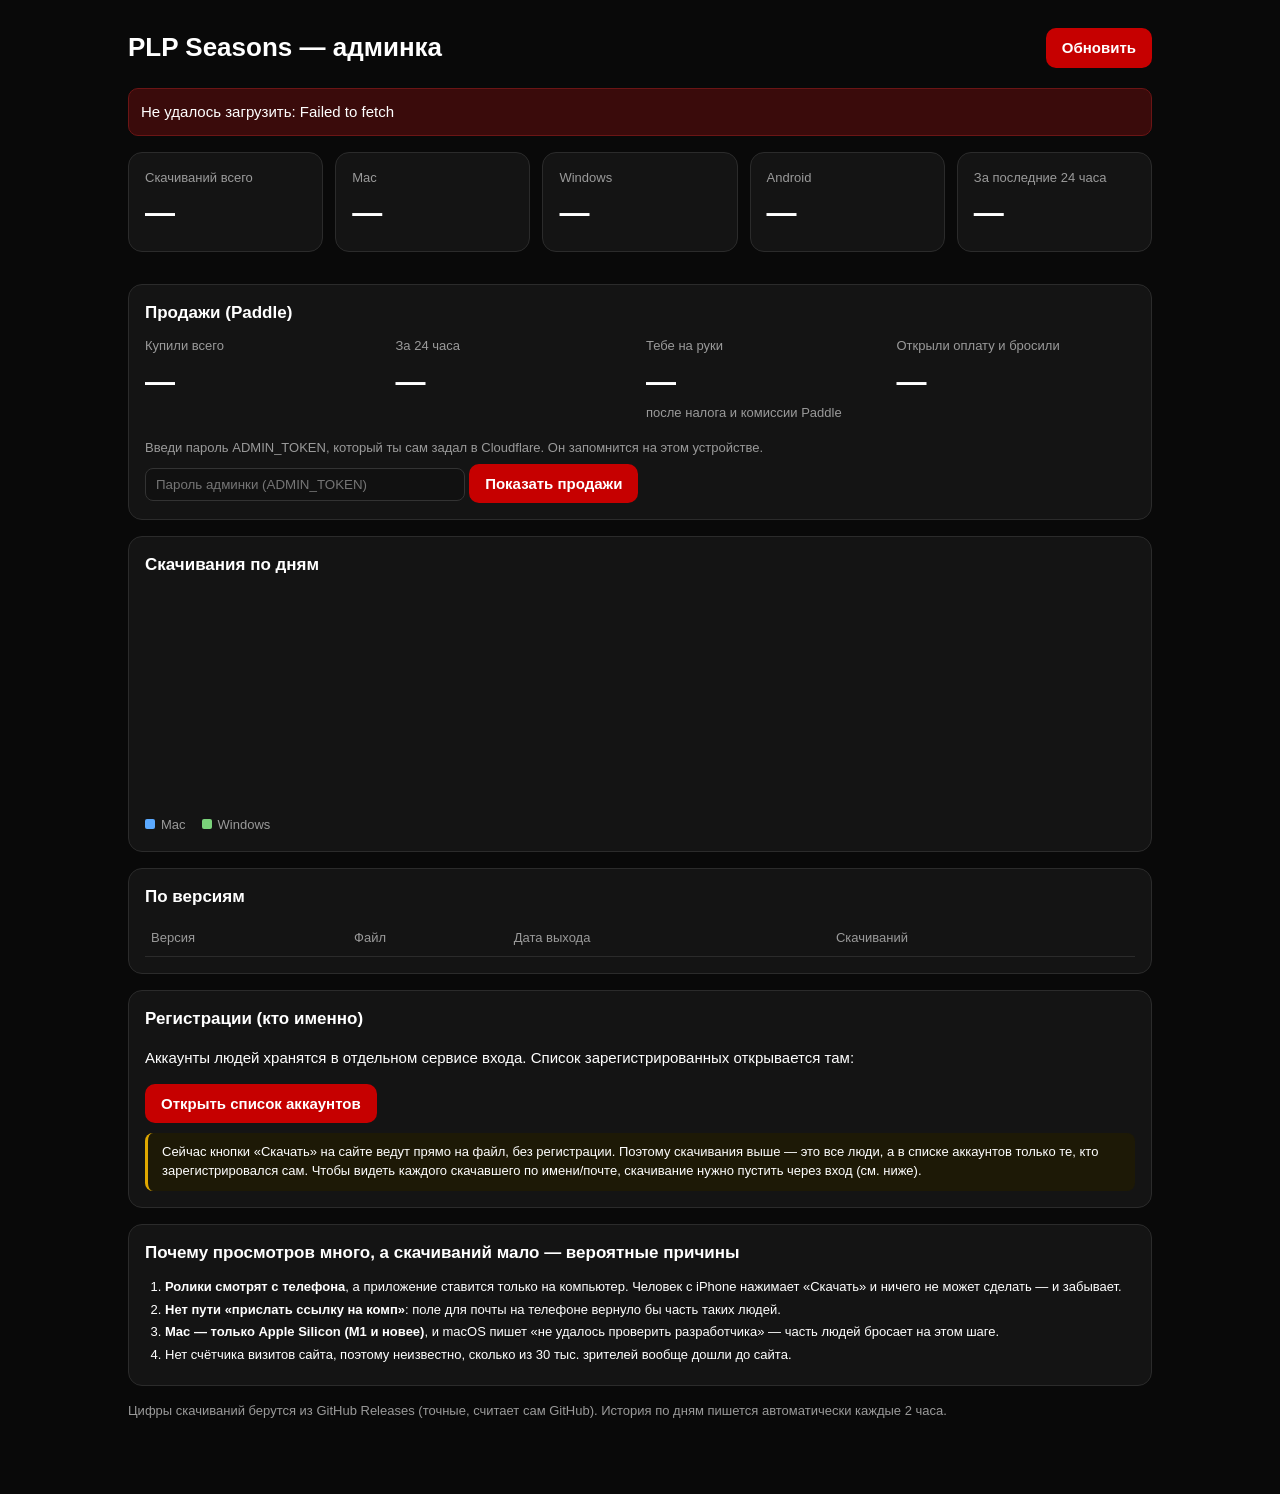
<file: admin.html>
<!doctype html>
<html lang="ru"><head><meta charset="utf-8"><meta name="viewport" content="width=device-width,initial-scale=1">
<meta name="robots" content="noindex,nofollow">
<title>PLP — админка</title>
<style>
:root{--bg:#090909;--card:#141414;--line:#2b2b2b;--text:#fff;--dim:#9a9a9a;--red:#c60000;--mac:#5aa9ff;--win:#7ad37a}
*{box-sizing:border-box}body{margin:0;background:var(--bg);color:var(--text);font:15px/1.45 -apple-system,BlinkMacSystemFont,"Segoe UI",Inter,sans-serif}
main{max-width:1060px;margin:0 auto;padding:28px 18px 60px}
h1{font-size:26px;margin:0}h2{font-size:17px;margin:0 0 12px}
.top{display:flex;justify-content:space-between;align-items:center;gap:12px;flex-wrap:wrap;margin-bottom:20px}
.dim{color:var(--dim)}.small{font-size:13px}
button,.btn{background:var(--red);color:#fff;border:0;border-radius:10px;padding:9px 16px;font:inherit;font-weight:600;cursor:pointer;text-decoration:none;display:inline-block}
.btn.ghost{background:transparent;border:1px solid var(--line)}
.grid{display:grid;grid-template-columns:repeat(auto-fit,minmax(170px,1fr));gap:12px;margin-bottom:16px}
.card{background:var(--card);border:1px solid var(--line);border-radius:14px;padding:16px;margin-bottom:16px}
.kpi .v{font-size:30px;font-weight:700;margin-top:4px}.kpi .l{color:var(--dim);font-size:13px}
.up{color:var(--win);font-size:13px;font-weight:600}
table{width:100%;border-collapse:collapse}th,td{text-align:left;padding:8px 6px;border-bottom:1px solid var(--line)}th{color:var(--dim);font-weight:500;font-size:13px}
td.n{text-align:right;font-variant-numeric:tabular-nums}
.tag{font-size:11px;border-radius:6px;padding:2px 7px;font-weight:600}.tag.mac{background:#16304d;color:var(--mac)}.tag.win{background:#173317;color:var(--win)}.tag.and{background:#2b2b2b;color:#cfcfcf}
.note{border-left:3px solid #e0a800;padding:10px 14px;background:#1d1906;border-radius:8px;margin-top:10px}
#chart{width:100%;height:220px;display:block}
.legend{display:flex;gap:16px;font-size:13px;color:var(--dim);margin-top:6px}.legend i{display:inline-block;width:10px;height:10px;border-radius:2px;margin-right:6px}
#err{display:none;background:#3a0b0b;border:1px solid #6b1515;padding:12px;border-radius:10px;margin-bottom:16px}
ol{margin:6px 0 0;padding-left:20px}li{margin:4px 0}
</style></head>
<body><main>
<div class="top">
  <div><h1>PLP Seasons — админка</h1><div class="dim small" id="upd">Загрузка…</div></div>
  <div><button id="reload">Обновить</button></div>
</div>
<div id="err"></div>

<div class="grid">
  <div class="card kpi"><div class="l">Скачиваний всего</div><div class="v" id="kTotal">—</div><div class="up" id="kSince"></div></div>
  <div class="card kpi"><div class="l">Mac</div><div class="v" id="kMac">—</div></div>
  <div class="card kpi"><div class="l">Windows</div><div class="v" id="kWin">—</div></div>
  <div class="card kpi"><div class="l">Android</div><div class="v" id="kAnd">—</div></div>
  <div class="card kpi"><div class="l">За последние 24 часа</div><div class="v" id="k24">—</div><div class="dim small" id="k24n"></div></div>
</div>

<div class="card" id="salesCard">
  <h2>Продажи (Paddle)</h2>
  <div class="grid" style="margin-bottom:8px">
    <div class="kpi"><div class="l">Купили всего</div><div class="v" id="sTotal">—</div></div>
    <div class="kpi"><div class="l">За 24 часа</div><div class="v" id="s24">—</div></div>
    <div class="kpi"><div class="l">Тебе на руки</div><div class="v" id="sEarn">—</div><div class="dim small">после налога и комиссии Paddle</div></div>
    <div class="kpi"><div class="l">Открыли оплату и бросили</div><div class="v" id="sLeft">—</div></div>
  </div>
  <div class="dim small" id="sConv"></div>
  <table style="margin-top:8px"><tbody id="sRows"></tbody></table>
  <div id="sLogin" style="display:none;margin-top:8px">
    <div class="dim small" id="sMsg"></div>
    <input id="sTok" type="password" placeholder="Пароль админки (ADMIN_TOKEN)" style="margin-top:6px;padding:8px 10px;border-radius:8px;border:1px solid #333;background:#111;color:#fff;width:min(320px,100%)">
    <button id="sGo" style="margin-top:6px">Показать продажи</button>
  </div>
</div>

<div class="card">
  <h2>Скачивания по дням</h2>
  <svg id="chart" viewBox="0 0 1000 220" preserveAspectRatio="none"></svg>
  <div class="legend"><span><i style="background:var(--mac)"></i>Mac</span><span><i style="background:var(--win)"></i>Windows</span></div>
  <div class="dim small" id="chartNote"></div>
</div>

<div class="card">
  <h2>По версиям</h2>
  <table><thead><tr><th>Версия</th><th>Файл</th><th>Дата выхода</th><th class="n">Скачиваний</th></tr></thead><tbody id="rows"></tbody></table>
</div>

<div class="card">
  <h2>Регистрации (кто именно)</h2>
  <p>Аккаунты людей хранятся в отдельном сервисе входа. Список зарегистрированных открывается там:</p>
  <a class="btn" href="https://plp-seasons-preview.juicyrat2.chatgpt.site/owner" target="_blank" rel="noopener">Открыть список аккаунтов</a>
  <div class="note small">Сейчас кнопки «Скачать» на сайте ведут прямо на файл, без регистрации. Поэтому скачивания выше — это все люди, а в списке аккаунтов только те, кто зарегистрировался сам. Чтобы видеть каждого скачавшего по имени/почте, скачивание нужно пустить через вход (см. ниже).</div>
</div>

<div class="card">
  <h2>Почему просмотров много, а скачиваний мало — вероятные причины</h2>
  <ol class="small">
    <li><b>Ролики смотрят с телефона</b>, а приложение ставится только на компьютер. Человек с iPhone нажимает «Скачать» и ничего не может сделать — и забывает.</li>
    <li><b>Нет пути «прислать ссылку на комп»</b>: поле для почты на телефоне вернуло бы часть таких людей.</li>
    <li><b>Mac — только Apple Silicon (M1 и новее)</b>, и macOS пишет «не удалось проверить разработчика» — часть людей бросает на этом шаге.</li>
    <li>Нет счётчика визитов сайта, поэтому неизвестно, сколько из 30 тыс. зрителей вообще дошли до сайта.</li>
  </ol>
</div>
<p class="dim small">Цифры скачиваний берутся из GitHub Releases (точные, считает сам GitHub). История по дням пишется автоматически каждые 2 часа.</p>
</main>
<script>
const REPO='Platonprudnik03228-create/plp-shop.com';
const CSV='https://raw.githubusercontent.com/'+REPO+'/stats/stats/downloads.csv';
const $=id=>document.getElementById(id);
const plat=n=>/windows/i.test(n)?'win':/android|\.apk$/i.test(n)?'and':'mac';
const fmt=n=>n.toLocaleString('ru-RU');
function store(k,v){try{if(v===undefined)return JSON.parse(localStorage.getItem(k));localStorage.setItem(k,JSON.stringify(v))}catch(e){return null}}

async function releases(){
  const r=await fetch('https://api.github.com/repos/'+REPO+'/releases?per_page=100',{cache:'no-store'});
  if(!r.ok) throw new Error('GitHub ответил '+r.status+(r.status==403?' (лимит запросов, попробуйте через час)':''));
  const out=[];
  for(const rel of await r.json()){
    if(rel.tag_name.startsWith('windows-ci-')) continue;
    for(const a of rel.assets) if(/\.(zip|apk)$/.test(a.name))
      out.push({tag:rel.tag_name,name:a.name,count:a.download_count,date:rel.published_at||rel.created_at,p:plat(a.name)});
  }
  return out.sort((a,b)=>(b.date||'').localeCompare(a.date||''));
}
// Lifetime counters. GitHub forgets the downloads of a release once the release is removed (the old previews went with
// 150+ downloads), so every snapshot carries forward the last known count of every file ever seen.
async function history(){
  try{const r=await fetch(CSV+'?t='+Date.now());if(!r.ok)return{pts:[],seen:new Map()};
    const rows=(await r.text()).trim().split('\n').slice(1).map(l=>l.split(',')).filter(x=>x.length>=4);
    const times=[...new Set(rows.map(x=>x[0]))].sort();const seen=new Map(),pts=[];
    for(const t of times){for(const [tt,tag,name,c] of rows)if(tt===t){const k=tag+'|'+name;seen.set(k,{p:plat(name),c:Math.max(+c,seen.get(k)?.c||0)})}
      const v={mac:0,win:0,and:0};for(const x of seen.values())v[x.p]+=x.c;pts.push({t:new Date(t.replace('Z',':00Z')),...v})}
    return{pts,seen};
  }catch(e){return{pts:[],seen:new Map()}}
}
function draw(points){
  const svg=$('chart');svg.innerHTML='';
  // per-day increase: last snapshot of a day minus last snapshot of the previous day
  const byDay=new Map();for(const p of points)byDay.set(p.t.toISOString().slice(0,10),p);
  const days=[...byDay.entries()];const bars=[];
  for(let i=1;i<days.length;i++){const [d,c]=days[i],p=days[i-1][1];bars.push({d,mac:Math.max(0,c.mac-p.mac),win:Math.max(0,c.win+(c.and||0)-p.win-(p.and||0))})}
  if(!bars.length){$('chartNote').textContent='История копится с сегодняшнего дня — график появится завтра.';return}
  $('chartNote').textContent='';
  const last=bars.slice(-30),max=Math.max(1,...last.map(b=>b.mac+b.win)),w=1000/last.length,H=190;
  last.forEach((b,i)=>{const x=i*w+w*.15,bw=w*.7,hm=b.mac/max*H,hw=b.win/max*H;
    svg.insertAdjacentHTML('beforeend',`<rect x="${x}" y="${H-hm}" width="${bw}" height="${hm}" fill="#5aa9ff" rx="2"><title>${b.d}: Mac ${b.mac}, Windows ${b.win}</title></rect><rect x="${x}" y="${H-hm-hw}" width="${bw}" height="${hw}" fill="#7ad37a" rx="2"><title>${b.d}: Mac ${b.mac}, Windows ${b.win}</title></rect><text x="${x+bw/2}" y="212" fill="#9a9a9a" font-size="11" text-anchor="middle">${b.d.slice(8)}.${b.d.slice(5,7)}</text>`)});
}
async function load(){
  $('err').style.display='none';$('upd').textContent='Загрузка…';
  try{
    const [rel,h]=await Promise.all([releases(),history()]);const hist=h.pts;
    const all=new Map(h.seen);for(const r of rel){const k=r.tag+'|'+r.name;all.set(k,{p:r.p,c:Math.max(r.count,all.get(k)?.c||0)})}
    const sum=p=>[...all.values()].filter(x=>x.p==p).reduce((s,x)=>s+x.c,0);
    const mac=sum('mac'),win=sum('win'),and=sum('and'),tot=mac+win+and;
    const gone=tot-rel.reduce((s,r)=>s+r.count,0);
    $('kTotal').textContent=fmt(tot);if(gone>0)$('kSince').title='в том числе '+gone+' скачиваний старых версий, которых уже нет на GitHub';$('kMac').textContent=fmt(mac);$('kWin').textContent=fmt(win);$('kAnd').textContent=fmt(and);
    const prev=store('plp_admin_last2');
    $('kSince').textContent=prev&&tot>=prev.tot?`+${tot-prev.tot} с прошлого захода (${new Date(prev.at).toLocaleString('ru-RU',{day:'numeric',month:'short',hour:'2-digit',minute:'2-digit'})})`:'';
    store('plp_admin_last2',{tot,at:Date.now()});
    const now={t:new Date(),mac,win,and};const pts=[...hist,now];
    const dayAgo=pts.filter(p=>p.t<=Date.now()-864e5).pop();
    if(dayAgo){$('k24').textContent='+'+fmt(tot-dayAgo.mac-dayAgo.win-(dayAgo.and||0));$('k24n').textContent='Mac +'+(mac-dayAgo.mac)+' · Windows +'+(win-dayAgo.win)+' · Android +'+(and-(dayAgo.and||0))}
    else{$('k24').textContent='…';$('k24n').textContent='история копится, цифра появится через сутки'}
    draw(pts);lastTot=tot;if($('sTotal').textContent!=='—')loadSales();
    $('rows').innerHTML=rel.map(r=>`<tr><td><span class="tag ${r.p}">${r.p=='mac'?'Mac':r.p=='and'?'Android':'Windows'}</span> ${r.tag}</td><td class="dim small">${r.name}</td><td class="dim small">${r.date?new Date(r.date).toLocaleString('ru-RU',{day:'numeric',month:'short',hour:'2-digit',minute:'2-digit'}):'—'}</td><td class="n">${fmt(r.count)}</td></tr>`).join('');
    $('upd').textContent='Обновлено '+new Date().toLocaleTimeString('ru-RU');
  }catch(e){$('err').style.display='block';$('err').textContent='Не удалось загрузить: '+e.message;$('upd').textContent=''}
}
// ---- sales: read from the licence server, which asks Paddle; the page itself holds no Paddle key ----
const API='https://plp-license.prudnyk0369.workers.dev';
let lastTot=0;
async function loadSales(){
  const tok=store('plp_admin_tok');const login=(m)=>{$('sLogin').style.display='block';$('sTok').style.display=$('sGo').style.display='';$('sMsg').textContent=m};
  if(!tok){const p=await fetch(API+'/api/admin/sales',{cache:'no-store'}).then(r=>r.status).catch(()=>0);if(p==404){$('sLogin').style.display='block';$('sTok').style.display=$('sGo').style.display='none';$('sMsg').textContent='Продажи ещё не подключены: сервер на Cloudflare не обновлён. Пароль вводить пока не нужно.';return}
    login(p==503?'На сервере ещё не задан пароль ADMIN_TOKEN (Cloudflare → plp-license → Settings → Variables).':'Введи пароль ADMIN_TOKEN, который ты сам задал в Cloudflare. Он запомнится на этом устройстве.');return}
  try{
    const r=await fetch(API+'/api/admin/sales',{headers:{Authorization:'Bearer '+tok},cache:'no-store'});
    if(r.status==403){store('plp_admin_tok',null);login('Пароль не подошёл — введи ещё раз.');return}
    if(r.status==503){login('На сервере ещё не задан пароль ADMIN_TOKEN (Cloudflare → plp-license → Settings → Variables).');return}
    if(r.status==404){store('plp_admin_tok',null);$('sLogin').style.display='block';$('sTok').style.display=$('sGo').style.display='none';$('sMsg').textContent='Продажи ещё не подключены: сервер на Cloudflare не обновлён. Пароль тут ни при чём — после обновления сервера ты сам задашь пароль ADMIN_TOKEN в Cloudflare и введёшь его здесь.';return}
    if(!r.ok){login('Сервер продаж ответил '+r.status);return}
    const d=await r.json();$('sLogin').style.display='none';
    const real=d.paid.filter(x=>!x.refunded),day=Date.now()-864e5;
    $('sTotal').textContent=fmt(real.length);
    $('s24').textContent='+'+real.filter(x=>Date.parse(x.at)>day).length;
    const earn={};for(const x of real)earn[x.currency]=(earn[x.currency]||0)+x.earnings;
    $('sEarn').textContent=Object.keys(earn).length?Object.entries(earn).map(([c,v])=>v.toFixed(2)+' '+c).join(' + '):'0';
    $('sLeft').textContent=fmt(d.started.length);
    $('sConv').textContent=lastTot?`Из ${fmt(lastTot)} скачиваний купили ${real.length} — это ${(real.length/lastTot*100).toFixed(1)}%.`+(d.paid.length>real.length?` Возвратов: ${d.paid.length-real.length}.`:''):'';
    $('sRows').innerHTML=d.paid.slice(0,15).map(x=>`<tr><td class="dim small">${new Date(x.at).toLocaleString('ru-RU',{day:'numeric',month:'short',hour:'2-digit',minute:'2-digit'})}</td><td>${x.total.toFixed(2)} ${x.currency}${x.refunded?' <span class="dim small">(возврат)</span>':''}</td><td class="n dim small">тебе ${x.earnings.toFixed(2)}</td></tr>`).join('')||'<tr><td class="dim small">Покупок пока нет.</td></tr>';
  }catch(e){login('Сервер продаж недоступен: '+e.message)}
}
$('sGo').onclick=()=>{const v=$('sTok').value.trim();if(v){store('plp_admin_tok',v);$('sTok').value='';loadSales()}};
$('reload').onclick=()=>{load();loadSales()};load();loadSales();setInterval(()=>{if(!document.hidden)load()},300000);
</script>
</body></html>
</file>
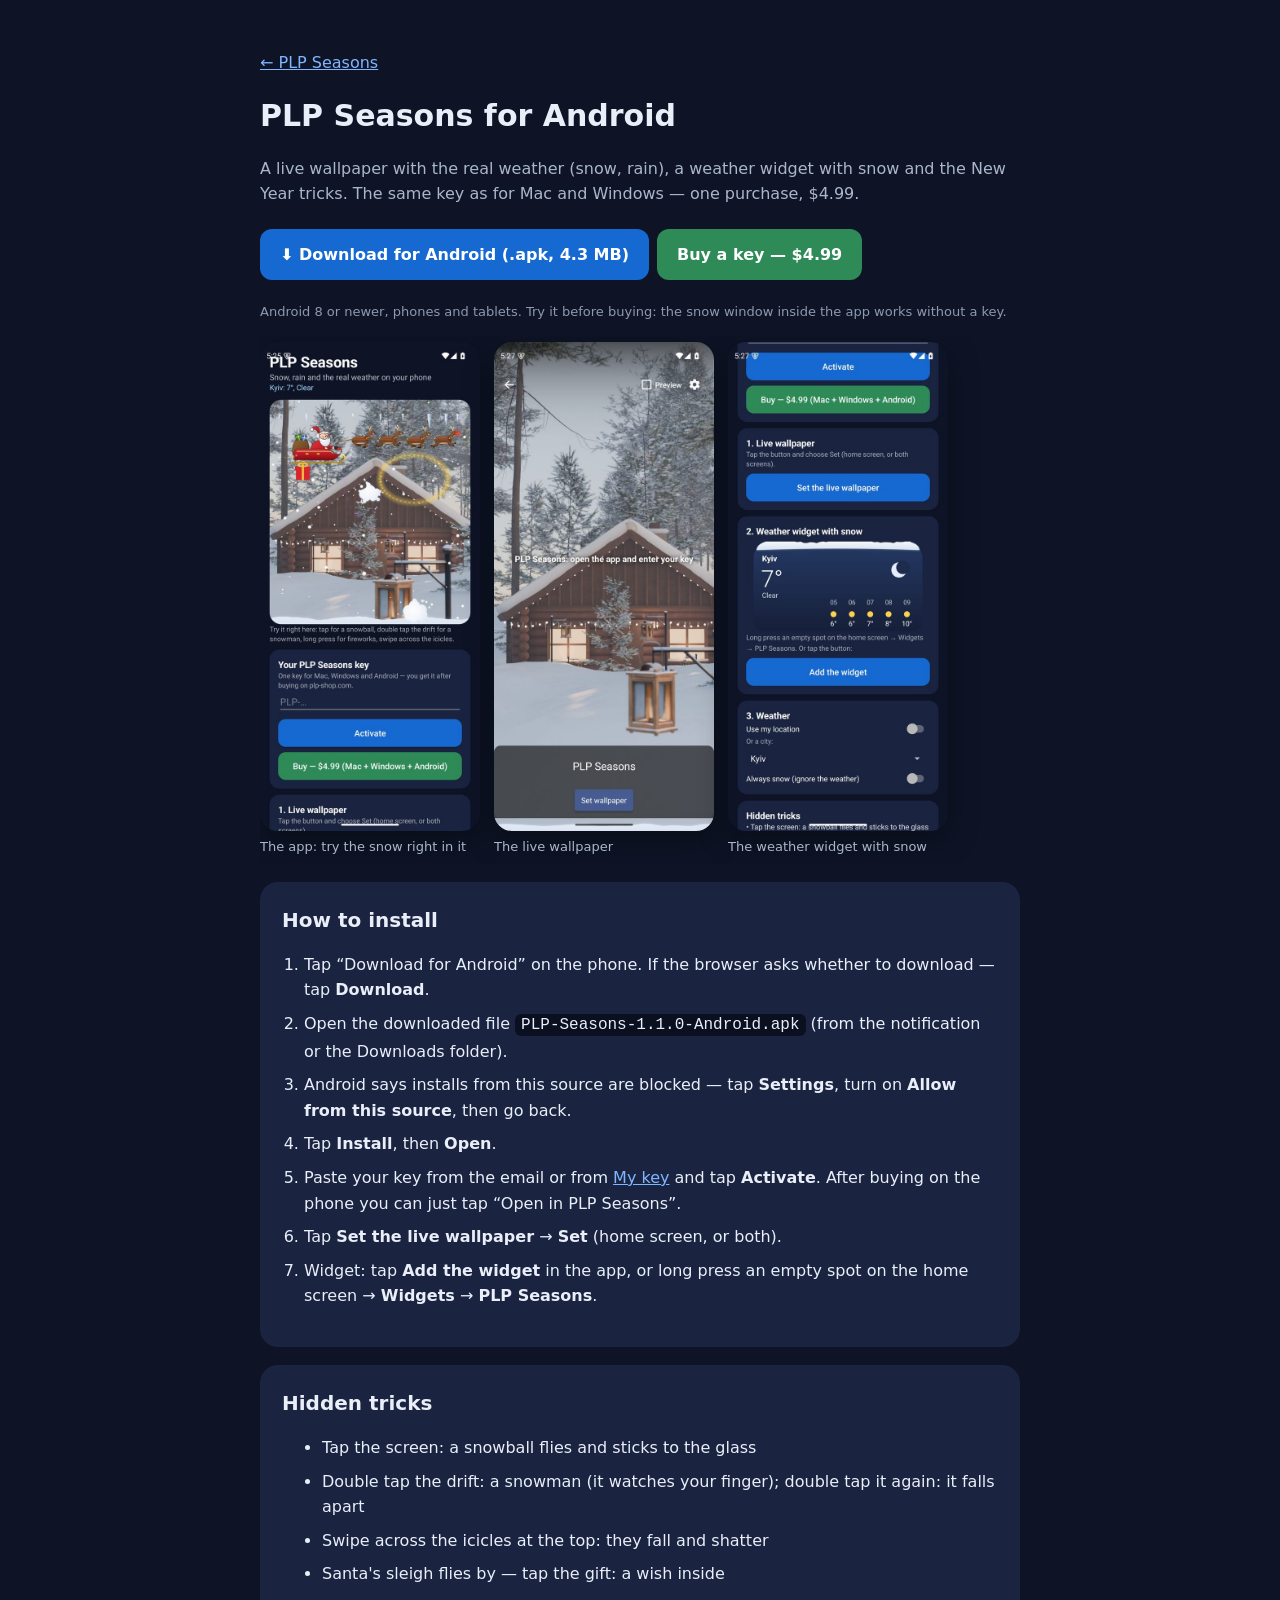
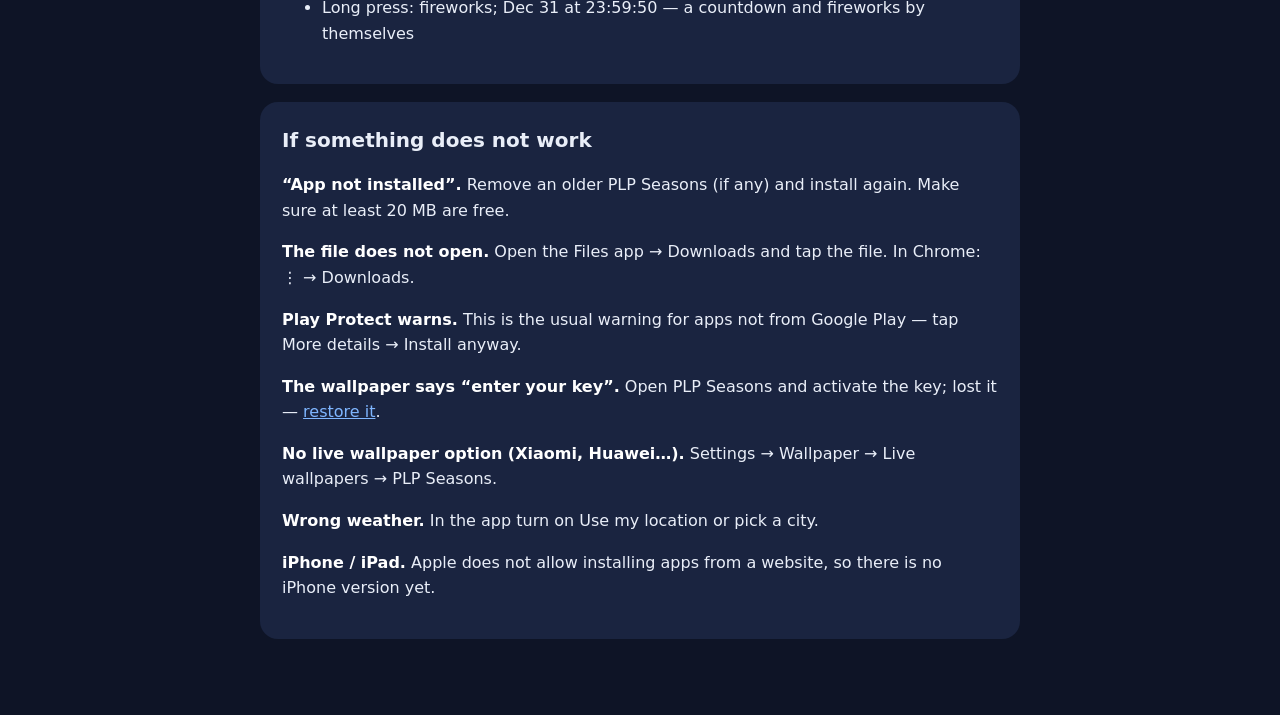
<file: android.html>
<!doctype html><html lang="ru"><head><meta charset="utf-8"><meta name="viewport" content="width=device-width,initial-scale=1"><title>PLP Seasons для Android — установка</title>
<link rel="icon" href="logo.png">
<style>body{margin:0;font:16px/1.6 Inter,system-ui,-apple-system,sans-serif;background:#0e1426;color:#e9eef8}main{max-width:760px;margin:0 auto;padding:34px 20px 60px}h1{margin:0 0 6px;font-size:30px}h2{font-size:20px;margin:0 0 10px}.lead{color:#aab6cc}.card{background:#1a2440;border-radius:18px;padding:22px;margin:18px 0}.btn{display:inline-block;padding:13px 20px;border-radius:12px;background:#1769d2;color:#fff;font-weight:800;text-decoration:none;margin:6px 8px 6px 0}.btn.green{background:#2e8b57}ol{padding-left:22px}li{margin:8px 0}.shots{display:flex;gap:14px;overflow-x:auto;padding:6px 0}.shots figure{margin:0;flex:0 0 220px}.shots img{width:220px;border-radius:18px;display:block;box-shadow:0 10px 30px rgba(0,0,0,.35)}.shots figcaption{font-size:13px;color:#aab6cc;margin-top:6px}code{background:#0b1020;padding:2px 6px;border-radius:6px}a{color:#7fb6ff}.q b{color:#fff}.small{font-size:13px;color:#8d99b0}</style></head>
<body><main>
<p><a href="index.html">← PLP Seasons</a></p>
<h1 data-ru="PLP Seasons для Android" data-en="PLP Seasons for Android">PLP Seasons для Android</h1>
<p class="lead" data-ru="Живые обои с настоящей погодой (снег, дождь), виджет погоды со снегом и новогодние фишки. Тот же ключ, что для Mac и Windows — одна покупка $4.99." data-en="A live wallpaper with the real weather (snow, rain), a weather widget with snow and the New Year tricks. The same key as for Mac and Windows — one purchase, $4.99."></p>
<p><a class="btn" id="apk" href="https://github.com/Platonprudnik03228-create/plp-shop.com/releases/download/android-v1.1.0/PLP-Seasons-1.1.0-Android.apk" data-ru="⬇︎ Скачать для Android (.apk, 4,3 МБ)" data-en="⬇︎ Download for Android (.apk, 4.3 MB)"></a><a class="btn green" href="index.html?buy=1" data-ru="Купить ключ — $4.99" data-en="Buy a key — $4.99"></a></p>
<p class="small" data-ru="Android 8 и новее, телефоны и планшеты. Приложение можно попробовать до покупки: окно со снегом в самом приложении работает без ключа." data-en="Android 8 or newer, phones and tablets. Try it before buying: the snow window inside the app works without a key."></p>

<div class="shots">
 <figure><img src="img/android-app.jpg" alt=""><figcaption data-ru="Приложение: попробуйте снег прямо в нём" data-en="The app: try the snow right in it"></figcaption></figure>
 <figure><img src="img/android-wallpaper.jpg" alt=""><figcaption data-ru="Живые обои на рабочем столе" data-en="The live wallpaper"></figcaption></figure>
 <figure><img src="img/android-widget.jpg" alt=""><figcaption data-ru="Виджет погоды со снегом" data-en="The weather widget with snow"></figcaption></figure>
</div>

<div class="card"><h2 data-ru="Как установить" data-en="How to install"></h2>
<ol>
<li data-ru="Нажмите «Скачать для Android» на телефоне. Если браузер спросит «Скачать файл?» — нажмите <b>Скачать</b>." data-en="Tap “Download for Android” on the phone. If the browser asks whether to download — tap <b>Download</b>."></li>
<li data-ru="Откройте скачанный файл <code>PLP-Seasons-1.1.0-Android.apk</code> (из уведомления или из папки «Загрузки»)." data-en="Open the downloaded file <code>PLP-Seasons-1.1.0-Android.apk</code> (from the notification or the Downloads folder)."></li>
<li data-ru="Android напишет, что установка из этого источника запрещена — нажмите <b>Настройки</b> и включите <b>«Разрешить из этого источника»</b>, затем вернитесь назад." data-en="Android says installs from this source are blocked — tap <b>Settings</b>, turn on <b>Allow from this source</b>, then go back."></li>
<li data-ru="Нажмите <b>Установить</b>, затем <b>Открыть</b>." data-en="Tap <b>Install</b>, then <b>Open</b>."></li>
<li data-ru="Вставьте ключ из письма или со страницы <a href='mykey.html'>«Мой ключ»</a> и нажмите <b>Активировать</b>. После покупки на телефоне можно просто нажать «Открыть в PLP Seasons»." data-en="Paste your key from the email or from <a href='mykey.html'>My key</a> and tap <b>Activate</b>. After buying on the phone you can just tap “Open in PLP Seasons”."></li>
<li data-ru="Нажмите <b>«Поставить живые обои»</b> → <b>Установить</b> (на главный экран или на оба)." data-en="Tap <b>Set the live wallpaper</b> → <b>Set</b> (home screen, or both)."></li>
<li data-ru="Виджет: нажмите <b>«Добавить виджет»</b> в приложении, или удержите палец на пустом месте рабочего стола → <b>Виджеты</b> → <b>PLP Seasons</b>." data-en="Widget: tap <b>Add the widget</b> in the app, or long press an empty spot on the home screen → <b>Widgets</b> → <b>PLP Seasons</b>."></li>
</ol></div>

<div class="card"><h2 data-ru="Секретные фишки" data-en="Hidden tricks"></h2>
<ul>
<li data-ru="Тап по экрану — летит снежок и прилипает к стеклу" data-en="Tap the screen: a snowball flies and sticks to the glass"></li>
<li data-ru="Двойной тап по сугробу внизу — снеговик (смотрит на ваш палец); двойной тап по снеговику — развалится" data-en="Double tap the drift: a snowman (it watches your finger); double tap it again: it falls apart"></li>
<li data-ru="Проведите пальцем по сосулькам сверху — упадут и разобьются" data-en="Swipe across the icicles at the top: they fall and shatter"></li>
<li data-ru="Пролетают сани Деда Мороза — нажмите на подарок: внутри пожелание" data-en="Santa's sleigh flies by — tap the gift: a wish inside"></li>
<li data-ru="Долгое нажатие — салют; 31 декабря в 23:59:50 — отсчёт и салют сами" data-en="Long press: fireworks; Dec 31 at 23:59:50 — a countdown and fireworks by themselves"></li>
</ul></div>

<div class="card q"><h2 data-ru="Если что-то не получается" data-en="If something does not work"></h2>
<p data-ru="<b>«Приложение не установлено».</b> Удалите старую версию PLP Seasons (если была) и установите заново. Проверьте, что свободно хотя бы 20 МБ." data-en="<b>“App not installed”.</b> Remove an older PLP Seasons (if any) and install again. Make sure at least 20 MB are free."></p>
<p data-ru="<b>Файл не открывается.</b> Откройте приложение «Файлы» → «Загрузки» и нажмите на файл. В Chrome: ⋮ → «Скачанные файлы»." data-en="<b>The file does not open.</b> Open the Files app → Downloads and tap the file. In Chrome: ⋮ → Downloads."></p>
<p data-ru="<b>Play Защита предупреждает.</b> Это обычное предупреждение для приложений не из Google Play — нажмите «Подробнее» → «Всё равно установить»." data-en="<b>Play Protect warns.</b> This is the usual warning for apps not from Google Play — tap More details → Install anyway."></p>
<p data-ru="<b>На обоях написано «введите ключ».</b> Откройте PLP Seasons и активируйте ключ; потеряли ключ — <a href='mykey.html'>восстановите</a>." data-en="<b>The wallpaper says “enter your key”.</b> Open PLP Seasons and activate the key; lost it — <a href='mykey.html'>restore it</a>."></p>
<p data-ru="<b>Нет кнопки «Живые обои» (Xiaomi, Huawei и др.).</b> Настройки → Обои → Живые обои → PLP Seasons." data-en="<b>No live wallpaper option (Xiaomi, Huawei…).</b> Settings → Wallpaper → Live wallpapers → PLP Seasons."></p>
<p data-ru="<b>Погода не та.</b> В приложении включите «По моему местоположению» или выберите город." data-en="<b>Wrong weather.</b> In the app turn on Use my location or pick a city."></p>
<p data-ru="<b>iPhone / iPad.</b> Apple не разрешает ставить приложения файлом с сайта, поэтому версии для iPhone пока нет." data-en="<b>iPhone / iPad.</b> Apple does not allow installing apps from a website, so there is no iPhone version yet."></p>
</div>
</main>
<script>(function(){const ru=/^(ru|uk|be)/i.test(navigator.language||'');document.documentElement.lang=ru?'ru':'en';document.querySelectorAll('[data-ru]').forEach(e=>{e.innerHTML=ru?e.dataset.ru:e.dataset.en;});document.title=ru?'PLP Seasons для Android — установка':'PLP Seasons for Android — install';})();</script>
</body></html>
</file>
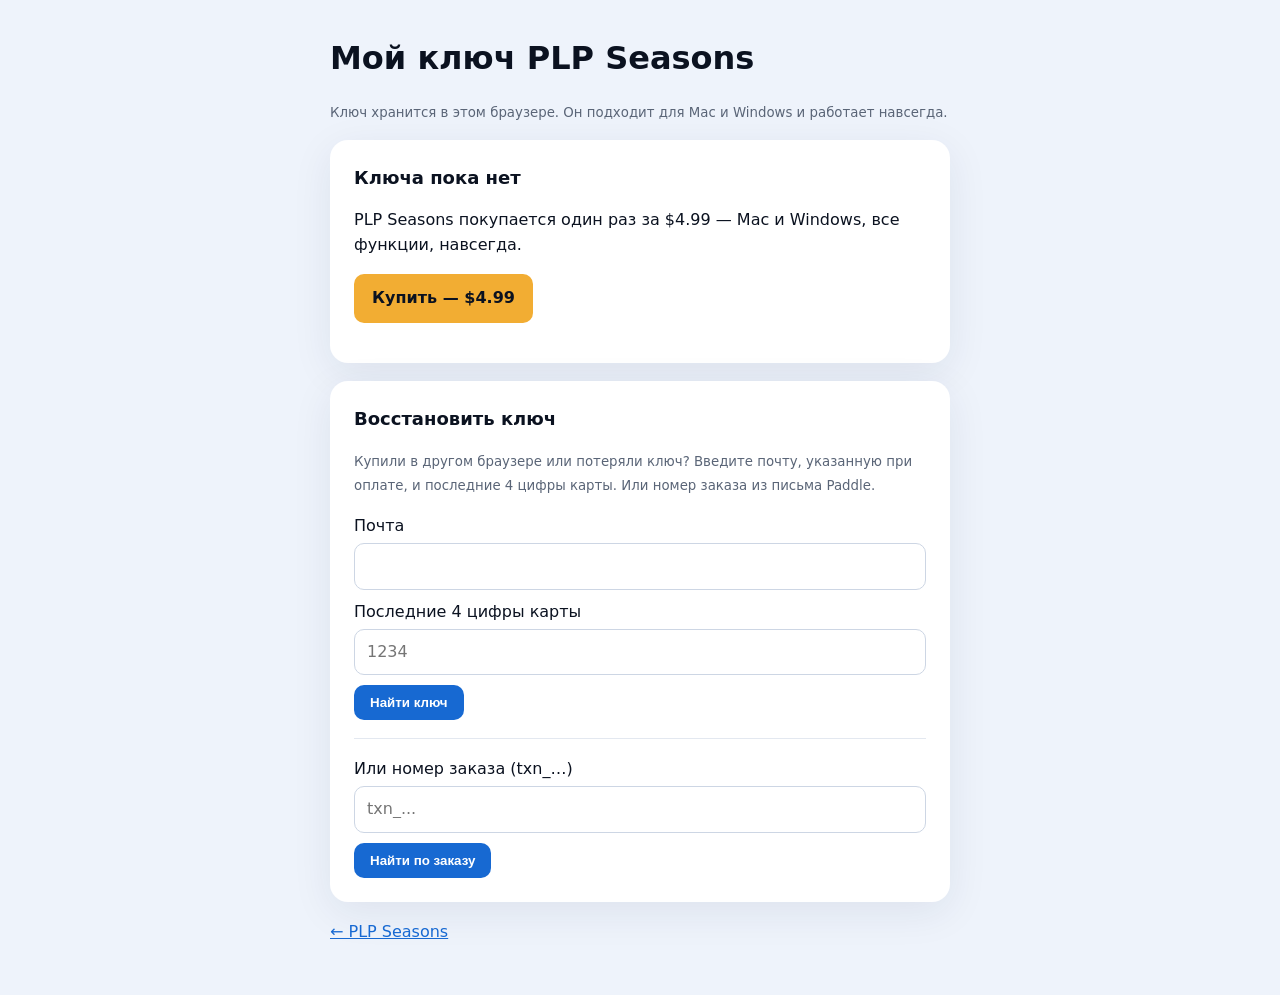
<file: mykey.html>
<!doctype html><html lang="ru"><head><meta charset="utf-8"><meta name="viewport" content="width=device-width,initial-scale=1"><meta name="robots" content="noindex"><title>PLP Seasons — Мой ключ / My key</title><link rel="icon" href="[data-uri]" type="image/svg+xml">
<style>body{margin:0;font:16px/1.55 Inter,system-ui,-apple-system,sans-serif;background:#eef3fb;color:#0b1220}main{max-width:620px;margin:0 auto;padding:34px 20px}.card{background:#fff;border-radius:18px;padding:24px;box-shadow:0 10px 40px rgba(20,40,80,.08);margin:0 0 18px}h1{margin:0 0 6px}h2{font-size:18px;margin:0 0 10px}input{width:100%;box-sizing:border-box;padding:10px 12px;border:1px solid #cdd6e4;border-radius:10px;font:inherit;margin:4px 0 10px}button.go{padding:10px 16px;border:0;border-radius:10px;background:#1769d2;color:#fff;font-weight:700;cursor:pointer}small{color:#5a6577}.err{color:#c0392b}a{color:#1769d2}</style></head>
<body><main>
<h1 id="t1">Мой ключ PLP Seasons</h1><p id="t2"><small></small></p>
<div class="card" id="have" hidden></div>
<div class="card" id="buy" hidden><h2 id="t3"></h2><p id="t4"></p><p><a class="buy-pro" href="index.html" style="display:inline-block;padding:12px 18px;border-radius:10px;background:#f2ad33;color:#0b1220;font-weight:800;text-decoration:none" id="t5"></a></p></div>
<div class="card"><h2 id="t6"></h2><p id="t7"><small></small></p>
<label id="l1"></label><input id="email" type="email" autocomplete="email"><label id="l2"></label><input id="last4" inputmode="numeric" maxlength="4" placeholder="1234">
<button class="go" id="r1"></button> <span id="m1"></span>
<hr style="border:0;border-top:1px solid #e3e8f0;margin:18px 0"><label id="l3"></label><input id="order" placeholder="txn_..."><button class="go" id="r2"></button> <span id="m2"></span></div>
<p><a href="index.html">← PLP Seasons</a></p>
</main>
<script src="buy.js"></script>
<script>
(function(){const P=window.PLPBuy,ru=P.ru;const t=ru?{t1:'Мой ключ PLP Seasons',t2:'Ключ хранится в этом браузере. Он подходит для Mac и Windows и работает навсегда.',t3:'Ключа пока нет',t4:'PLP Seasons покупается один раз за $4.99 — Mac и Windows, все функции, навсегда.',t5:'Купить — $4.99',t6:'Восстановить ключ',t7:'Купили в другом браузере или потеряли ключ? Введите почту, указанную при оплате, и последние 4 цифры карты. Или номер заказа из письма Paddle.',l1:'Почта',l2:'Последние 4 цифры карты',l3:'Или номер заказа (txn_…)',r1:'Найти ключ',r2:'Найти по заказу',nf:'Покупка не найдена. Проверьте почту и цифры карты.',wait:'Ищу…'}:{t1:'My PLP Seasons key',t2:'Your key is kept in this browser. It works on Mac and Windows, forever.',t3:'No key yet',t4:'PLP Seasons is bought once for $4.99 — Mac and Windows, every feature, forever.',t5:'Buy — $4.99',t6:'Restore your key',t7:'Bought in another browser or lost the key? Enter the email you paid with and the last 4 digits of the card. Or the order number from the Paddle email.',l1:'Email',l2:'Last 4 digits of the card',l3:'Or order number (txn_…)',r1:'Find my key',r2:'Find by order',nf:'No purchase found. Check the email and card digits.',wait:'Looking…'};
for(const k in t){const e=document.getElementById(k);if(e)(e.querySelector('small')||e).textContent=t[k];}
document.documentElement.lang=ru?'ru':'en';
function show(key){P.save(key);const h=document.getElementById('have');h.hidden=false;document.getElementById('buy').hidden=true;h.innerHTML=P.keyHtml(key);P.wire(h,key);}
let k=null;try{k=localStorage.getItem('plpLicense');}catch(e){}
if(k)show(k);else document.getElementById('buy').hidden=false;
async function post(path,body){const r=await fetch(P.CFG.api+path,{method:'POST',headers:{'Content-Type':'application/json'},body:JSON.stringify(body)});return r.json();}
document.getElementById('r1').onclick=async()=>{const m=document.getElementById('m1');m.textContent=t.wait;try{const j=await post('/api/restore',{email:document.getElementById('email').value,last4:document.getElementById('last4').value});if(j.license){m.textContent='';show(j.license);scrollTo(0,0);}else{m.innerHTML='<span class="err">'+t.nf+'</span>';}}catch(e){m.innerHTML='<span class="err">'+t.nf+'</span>';}};
document.getElementById('r2').onclick=async()=>{const m=document.getElementById('m2');m.textContent=t.wait;try{const j=await P.claim(document.getElementById('order').value.trim());if(j.license){m.textContent='';show(j.license);scrollTo(0,0);}else{m.innerHTML='<span class="err">'+t.nf+'</span>';}}catch(e){m.innerHTML='<span class="err">'+t.nf+'</span>';}};
try{const o=localStorage.getItem('plpOrder');if(o)document.getElementById('order').value=o;}catch(e){}
})();
</script></body></html>
</file>
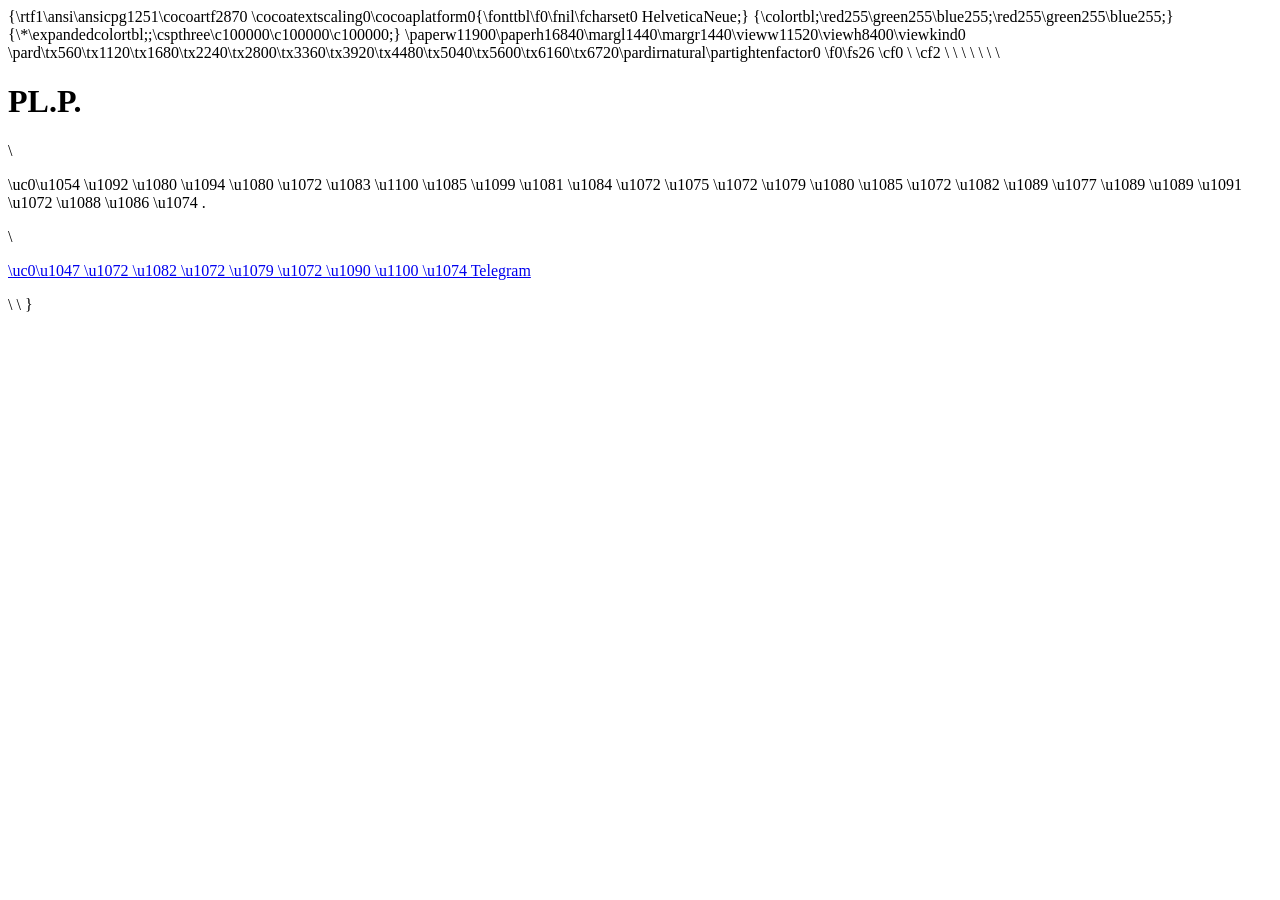
<file: PlainText index.html>
{\rtf1\ansi\ansicpg1251\cocoartf2870
\cocoatextscaling0\cocoaplatform0{\fonttbl\f0\fnil\fcharset0 HelveticaNeue;}
{\colortbl;\red255\green255\blue255;\red255\green255\blue255;}
{\*\expandedcolortbl;;\cspthree\c100000\c100000\c100000;}
\paperw11900\paperh16840\margl1440\margr1440\vieww11520\viewh8400\viewkind0
\pard\tx560\tx1120\tx1680\tx2240\tx2800\tx3360\tx3920\tx4480\tx5040\tx5600\tx6160\tx6720\pardirnatural\partightenfactor0

\f0\fs26 \cf0 \
\cf2 <!DOCTYPE html>\
<html>\
<head>\
<meta charset="UTF-8">\
<title>PL.P.</title>\
</head>\
<body>\
<h1>PL.P.</h1>\
<p>\uc0\u1054 \u1092 \u1080 \u1094 \u1080 \u1072 \u1083 \u1100 \u1085 \u1099 \u1081  \u1084 \u1072 \u1075 \u1072 \u1079 \u1080 \u1085  \u1072 \u1082 \u1089 \u1077 \u1089 \u1089 \u1091 \u1072 \u1088 \u1086 \u1074 .</p>\
<p><a href="https://t.me/plpshop">\uc0\u1047 \u1072 \u1082 \u1072 \u1079 \u1072 \u1090 \u1100  \u1074  Telegram</a></p>\
</body>\
</html>}
</file>
